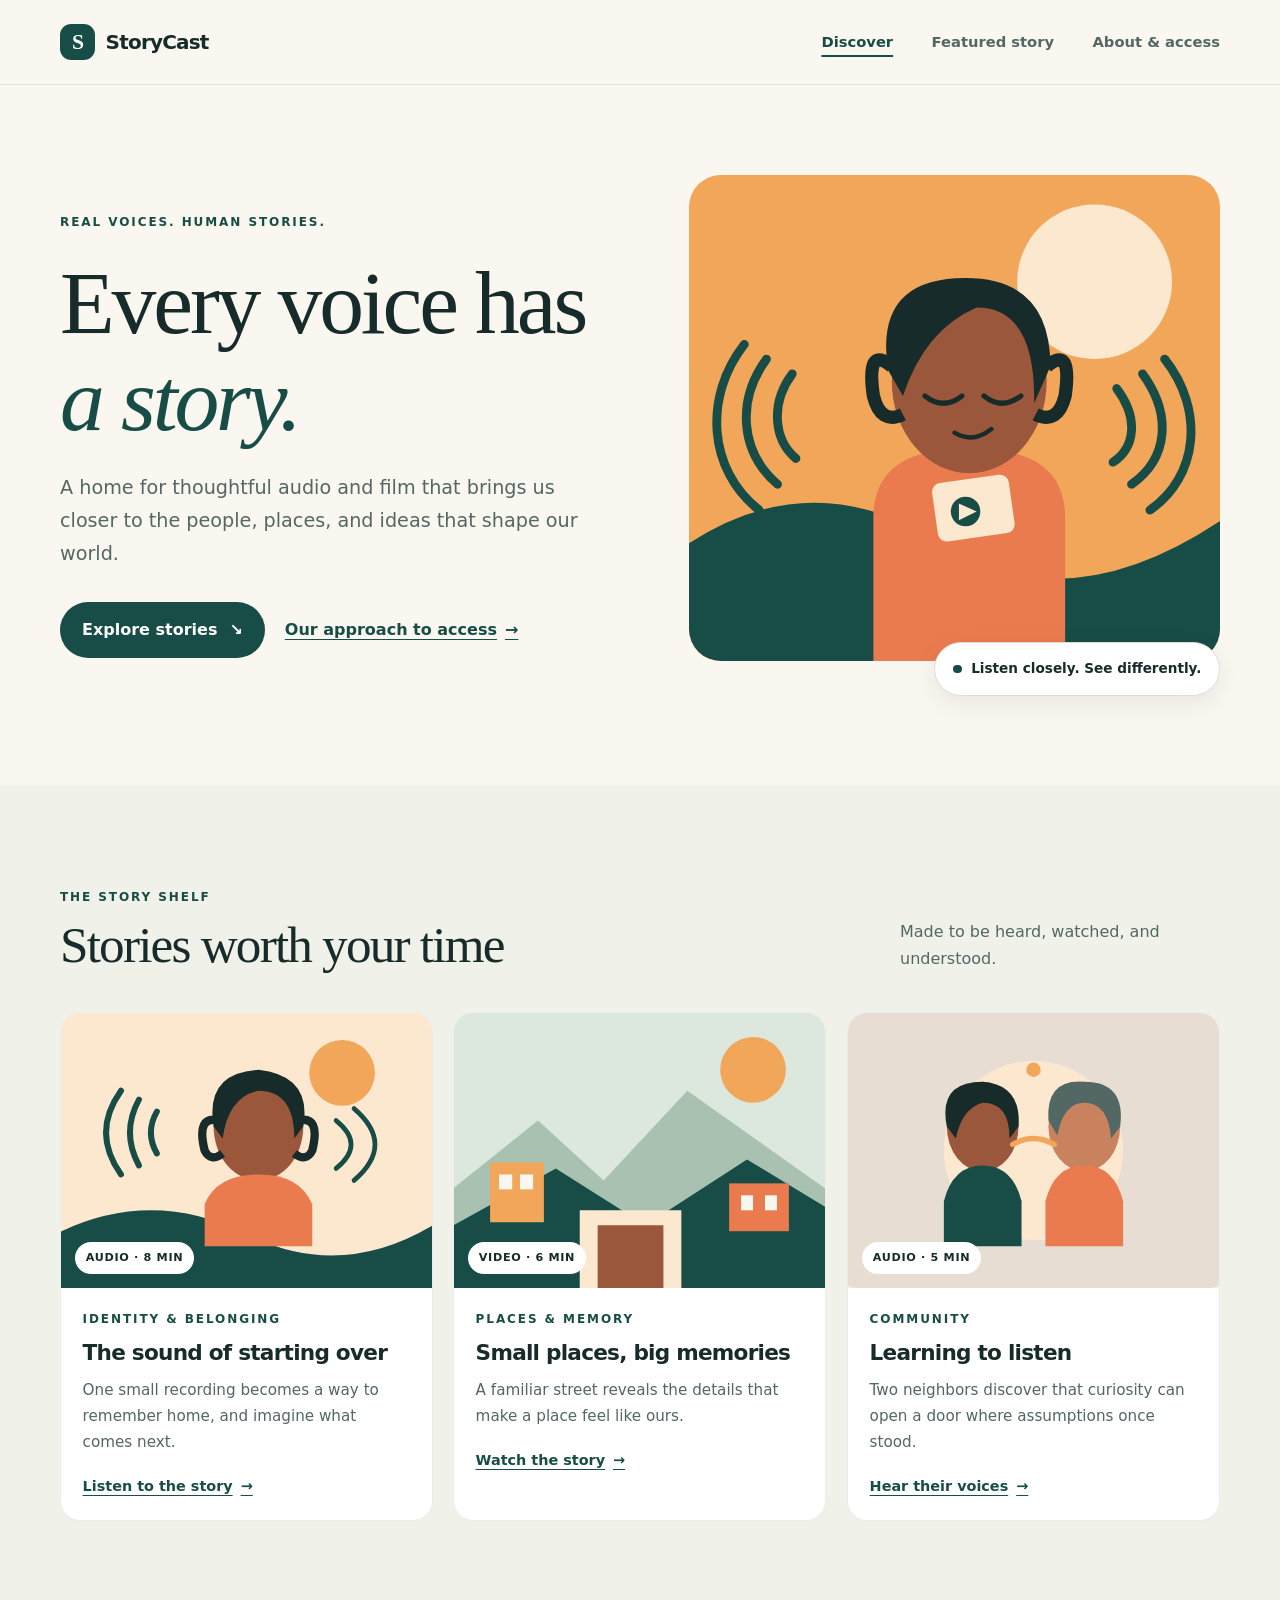
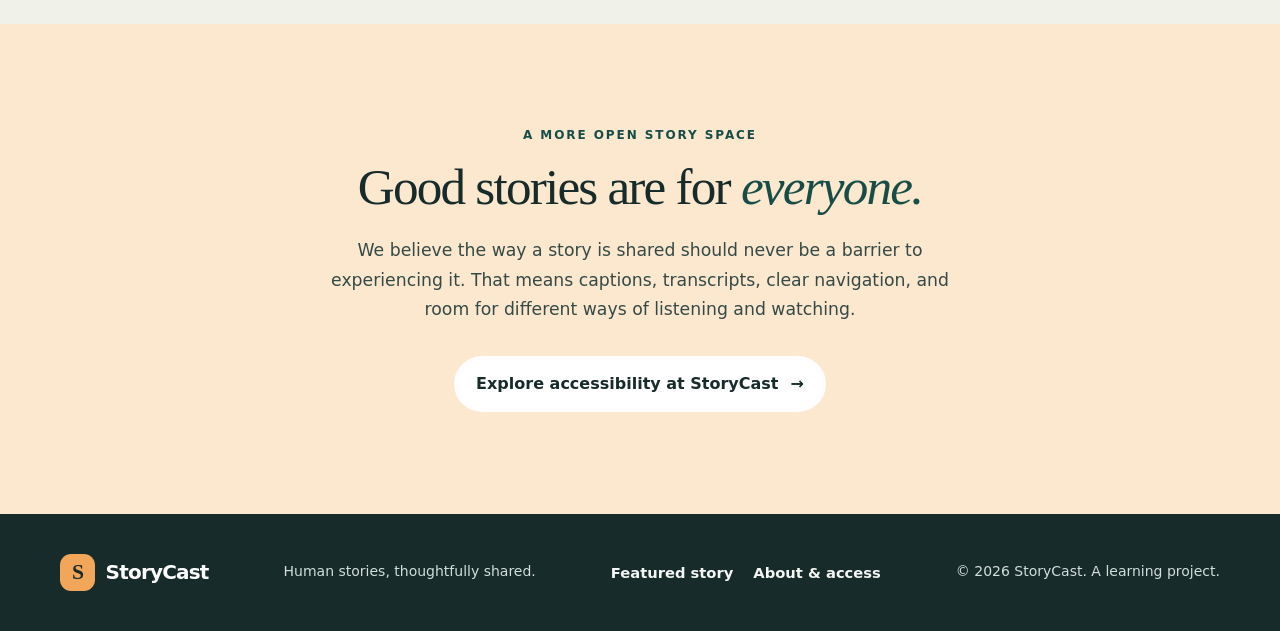
<file: index.html>
<!doctype html>
<html lang="en">
<head>
  <meta charset="utf-8">
  <meta name="viewport" content="width=device-width, initial-scale=1">
  <meta name="description" content="StoryCast shares human stories through thoughtful audio and video, made for more people to enjoy.">
  <title>StoryCast — Stories that bring us closer</title>
  <link rel="stylesheet" href="css/main.css">
  <script src="js/main.js" defer></script>
</head>
<body>
  <a class="skip-link" href="#main">Skip to main content</a>
  <header class="site-header">
    <div class="site-header__inner container">
      <a class="brand" href="index.html" aria-label="StoryCast home"><span class="brand__mark" aria-hidden="true">S</span><span>StoryCast</span></a>
      <button class="nav-toggle" type="button" aria-expanded="false" aria-controls="primary-nav"><span class="sr-only">Toggle navigation</span><span aria-hidden="true">☰</span></button>
      <nav class="site-nav" id="primary-nav" aria-label="Main navigation">
        <a href="index.html" aria-current="page">Discover</a>
        <a href="story/story.html">Featured story</a>
        <a href="about.html">About & access</a>
      </nav>
    </div>
  </header>

  <main id="main">
    <section class="hero container" aria-labelledby="hero-title">
      <div class="hero__copy">
        <p class="eyebrow">REAL VOICES. HUMAN STORIES.</p>
        <h1 id="hero-title">Every voice has <em>a story.</em></h1>
        <p class="hero__intro">A home for thoughtful audio and film that brings us closer to the people, places, and ideas that shape our world.</p>
        <div class="hero__actions"><a class="button button--primary" href="#featured">Explore stories <span aria-hidden="true">↘</span></a><a class="text-link" href="about.html">Our approach to access <span aria-hidden="true">→</span></a></div>
      </div>
      <figure class="hero-art">
        <img src="assets/images/hero-art.svg" alt="Illustration of a person listening to a story, surrounded by sound waves and warm abstract shapes">
        <figcaption class="hero-art__caption"><span class="status-dot" aria-hidden="true"></span> Listen closely. See differently.</figcaption>
      </figure>
    </section>

    <section class="featured section-space" id="featured" aria-labelledby="featured-title">
      <div class="container">
        <div class="section-heading"><div><p class="eyebrow">THE STORY SHELF</p><h2 id="featured-title">Stories worth your time</h2></div><p>Made to be heard, watched, and understood.</p></div>
        <div class="story-grid">
          <article class="story-card story-card--featured">
            <a class="story-card__image" href="story/story.html" aria-label="Read The sound of starting over">
              <img src="assets/images/story-audio.svg" alt="Illustration of a person wearing headphones in a sunlit room">
              <span class="media-tag">AUDIO · 8 MIN</span>
            </a>
            <div class="story-card__body"><p class="eyebrow">IDENTITY & BELONGING</p><h3><a href="story/story.html">The sound of starting over</a></h3><p>One small recording becomes a way to remember home, and imagine what comes next.</p><a class="text-link" href="story/story.html">Listen to the story <span aria-hidden="true">→</span></a></div>
          </article>
          <article class="story-card">
            <a class="story-card__image" href="story/story.html" aria-label="Explore Small places, big memories"><img src="assets/images/story-video.svg" alt="Illustration of a neighborhood street at golden hour"><span class="media-tag">VIDEO · 6 MIN</span></a>
            <div class="story-card__body"><p class="eyebrow">PLACES & MEMORY</p><h3><a href="story/story.html">Small places, big memories</a></h3><p>A familiar street reveals the details that make a place feel like ours.</p><a class="text-link" href="story/story.html">Watch the story <span aria-hidden="true">→</span></a></div>
          </article>
          <article class="story-card">
            <a class="story-card__image" href="story/story.html" aria-label="Explore Learning to listen"><img src="assets/images/story-listen.svg" alt="Illustration of two people sharing a conversation"><span class="media-tag">AUDIO · 5 MIN</span></a>
            <div class="story-card__body"><p class="eyebrow">COMMUNITY</p><h3><a href="story/story.html">Learning to listen</a></h3><p>Two neighbors discover that curiosity can open a door where assumptions once stood.</p><a class="text-link" href="story/story.html">Hear their voices <span aria-hidden="true">→</span></a></div>
          </article>
        </div>
      </div>
    </section>

    <section class="manifesto section-space" aria-labelledby="manifesto-title"><div class="container manifesto__inner"><p class="eyebrow">A MORE OPEN STORY SPACE</p><h2 id="manifesto-title">Good stories are for <em>everyone.</em></h2><p>We believe the way a story is shared should never be a barrier to experiencing it. That means captions, transcripts, clear navigation, and room for different ways of listening and watching.</p><a class="button button--light" href="about.html">Explore accessibility at StoryCast <span aria-hidden="true">→</span></a></div></section>
  </main>

  <footer class="site-footer"><div class="container site-footer__inner"><a class="brand brand--footer" href="index.html"><span class="brand__mark" aria-hidden="true">S</span><span>StoryCast</span></a><p>Human stories, thoughtfully shared.</p><nav aria-label="Footer navigation"><a href="story/story.html">Featured story</a><a href="about.html">About & access</a></nav><small>© <span data-year>2026</span> StoryCast. A learning project.</small></div></footer>
</body>
</html>
</file>
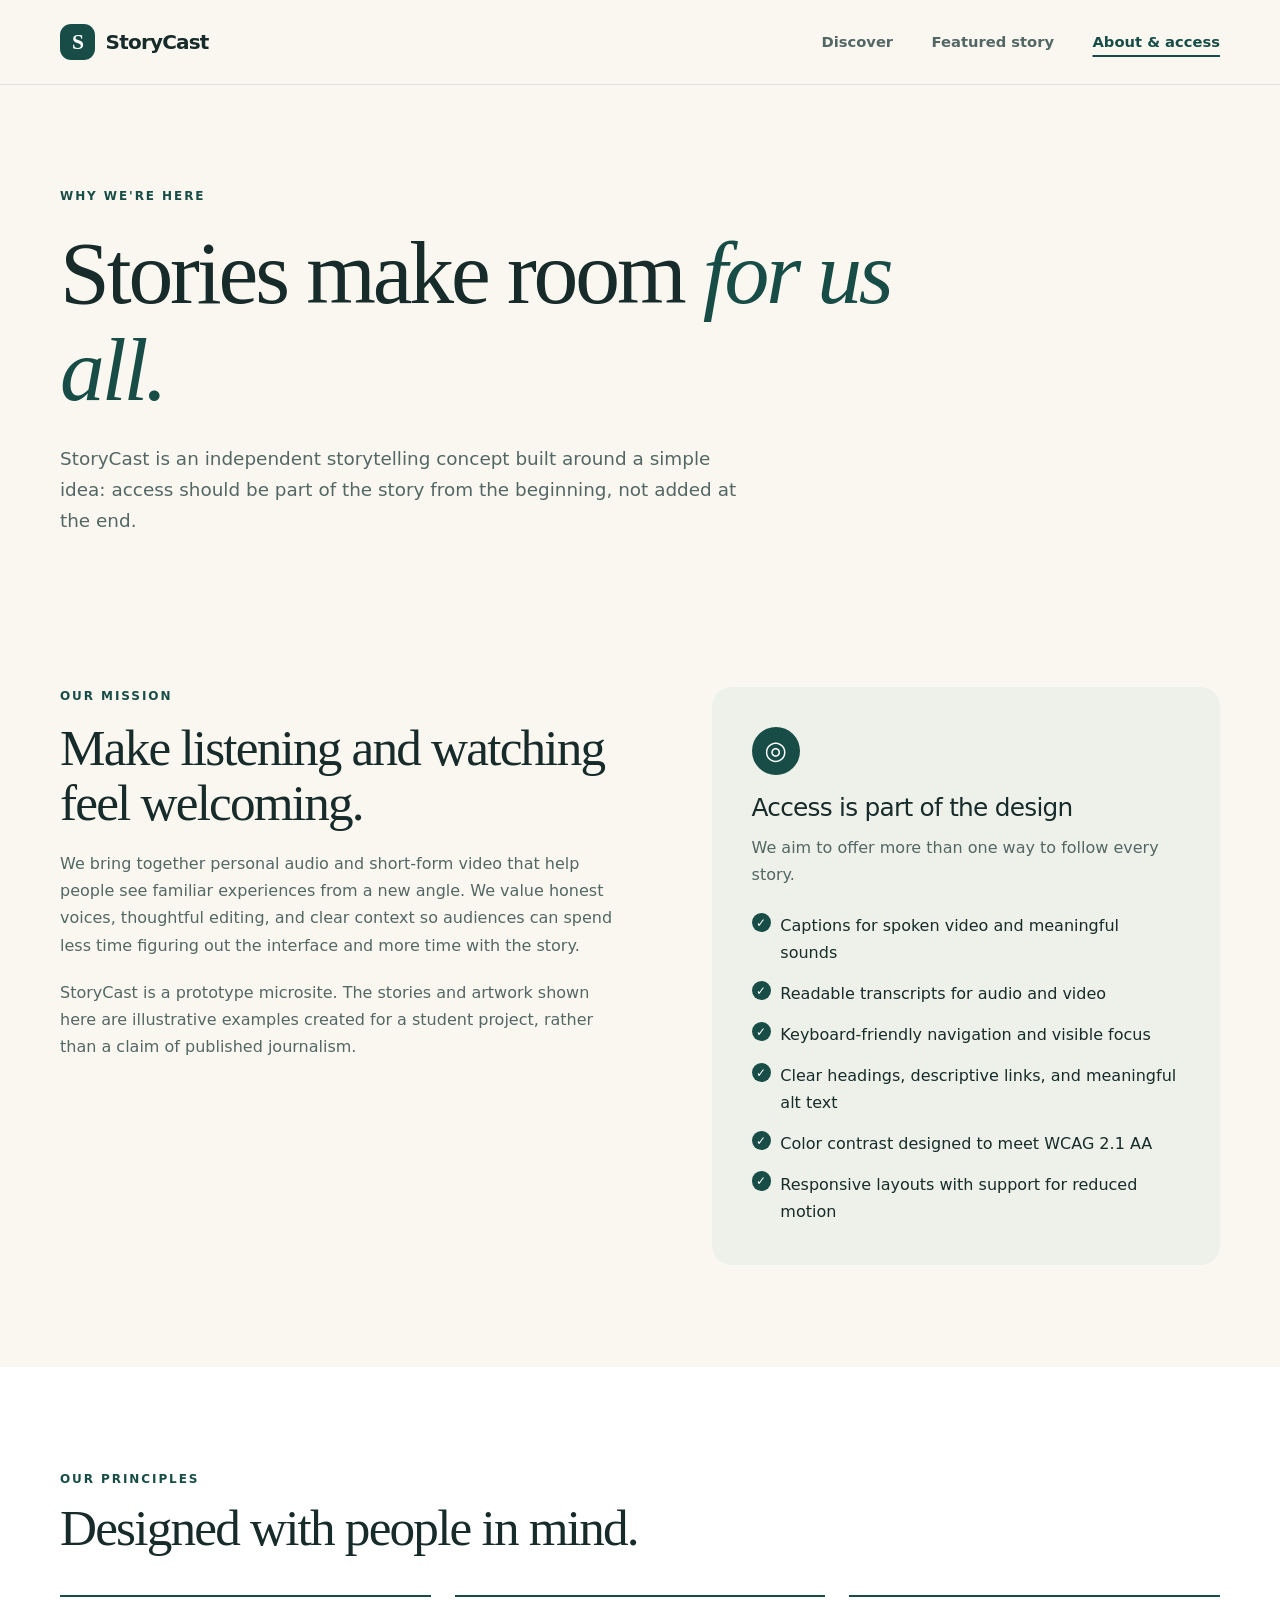
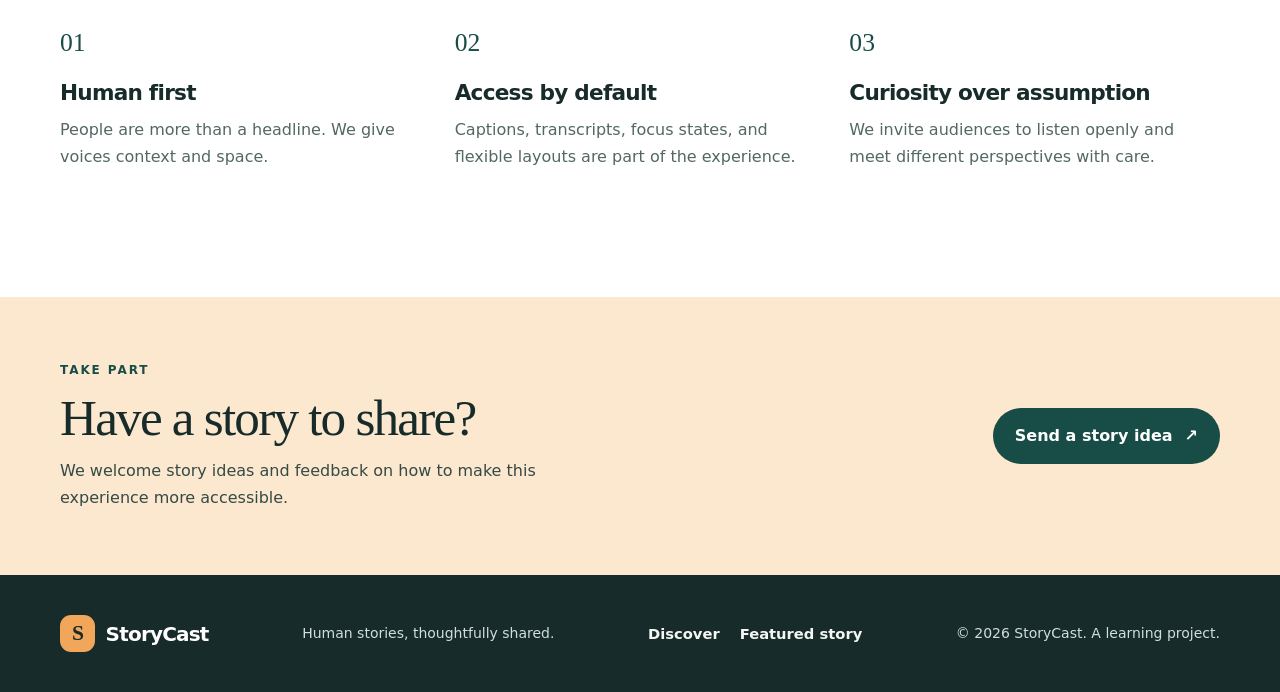
<file: about.html>
<!doctype html>
<html lang="en">
<head>
  <meta charset="utf-8">
  <meta name="viewport" content="width=device-width, initial-scale=1">
  <meta name="description" content="Learn about StoryCast's mission and the accessibility features that make stories easier to experience.">
  <title>About & Access — StoryCast</title>
  <link rel="stylesheet" href="css/main.css">
  <script src="js/main.js" defer></script>
</head>
<body>
  <a class="skip-link" href="#main">Skip to main content</a>
  <header class="site-header"><div class="site-header__inner container">
    <a class="brand" href="index.html" aria-label="StoryCast home"><span class="brand__mark" aria-hidden="true">S</span><span>StoryCast</span></a>
    <button class="nav-toggle" type="button" aria-expanded="false" aria-controls="primary-nav"><span class="sr-only">Toggle navigation</span><span aria-hidden="true">☰</span></button>
    <nav class="site-nav" id="primary-nav" aria-label="Main navigation"><a href="index.html">Discover</a><a href="story/story.html">Featured story</a><a href="about.html" aria-current="page">About & access</a></nav>
  </div></header>
  <main id="main">
    <section class="page-hero container"><p class="eyebrow">WHY WE'RE HERE</p><h1>Stories make room <em>for us all.</em></h1><p class="page-hero__intro">StoryCast is an independent storytelling concept built around a simple idea: access should be part of the story from the beginning, not added at the end.</p></section>
    <section class="about-layout container section-space" aria-labelledby="mission-title">
      <div class="about-layout__main"><p class="eyebrow">OUR MISSION</p><h2 id="mission-title">Make listening and watching feel welcoming.</h2><p>We bring together personal audio and short-form video that help people see familiar experiences from a new angle. We value honest voices, thoughtful editing, and clear context so audiences can spend less time figuring out the interface and more time with the story.</p><p>StoryCast is a prototype microsite. The stories and artwork shown here are illustrative examples created for a student project, rather than a claim of published journalism.</p></div>
      <aside class="access-panel" aria-labelledby="access-title"><span class="access-panel__icon" aria-hidden="true">◎</span><h2 id="access-title">Access is part of the design</h2><p>We aim to offer more than one way to follow every story.</p><ul class="check-list"><li>Captions for spoken video and meaningful sounds</li><li>Readable transcripts for audio and video</li><li>Keyboard-friendly navigation and visible focus</li><li>Clear headings, descriptive links, and meaningful alt text</li><li>Color contrast designed to meet WCAG 2.1 AA</li><li>Responsive layouts with support for reduced motion</li></ul></aside>
    </section>
    <section class="principles section-space" aria-labelledby="principles-title"><div class="container"><p class="eyebrow">OUR PRINCIPLES</p><h2 id="principles-title">Designed with people in mind.</h2><div class="principle-grid">
      <article class="principle"><span aria-hidden="true">01</span><h3>Human first</h3><p>People are more than a headline. We give voices context and space.</p></article>
      <article class="principle"><span aria-hidden="true">02</span><h3>Access by default</h3><p>Captions, transcripts, focus states, and flexible layouts are part of the experience.</p></article>
      <article class="principle"><span aria-hidden="true">03</span><h3>Curiosity over assumption</h3><p>We invite audiences to listen openly and meet different perspectives with care.</p></article>
    </div></div></section>
    <section class="contact-band"><div class="container contact-band__inner"><div><p class="eyebrow">TAKE PART</p><h2>Have a story to share?</h2><p>We welcome story ideas and feedback on how to make this experience more accessible.</p></div><a class="button button--primary" href="mailto:hello@storycast.example?subject=StoryCast%20story%20idea">Send a story idea <span aria-hidden="true">↗</span></a></div></section>
  </main>
  <footer class="site-footer"><div class="container site-footer__inner"><a class="brand brand--footer" href="index.html"><span class="brand__mark" aria-hidden="true">S</span><span>StoryCast</span></a><p>Human stories, thoughtfully shared.</p><nav aria-label="Footer navigation"><a href="index.html">Discover</a><a href="story/story.html">Featured story</a></nav><small>© <span data-year>2026</span> StoryCast. A learning project.</small></div></footer>
</body>
</html>
</file>
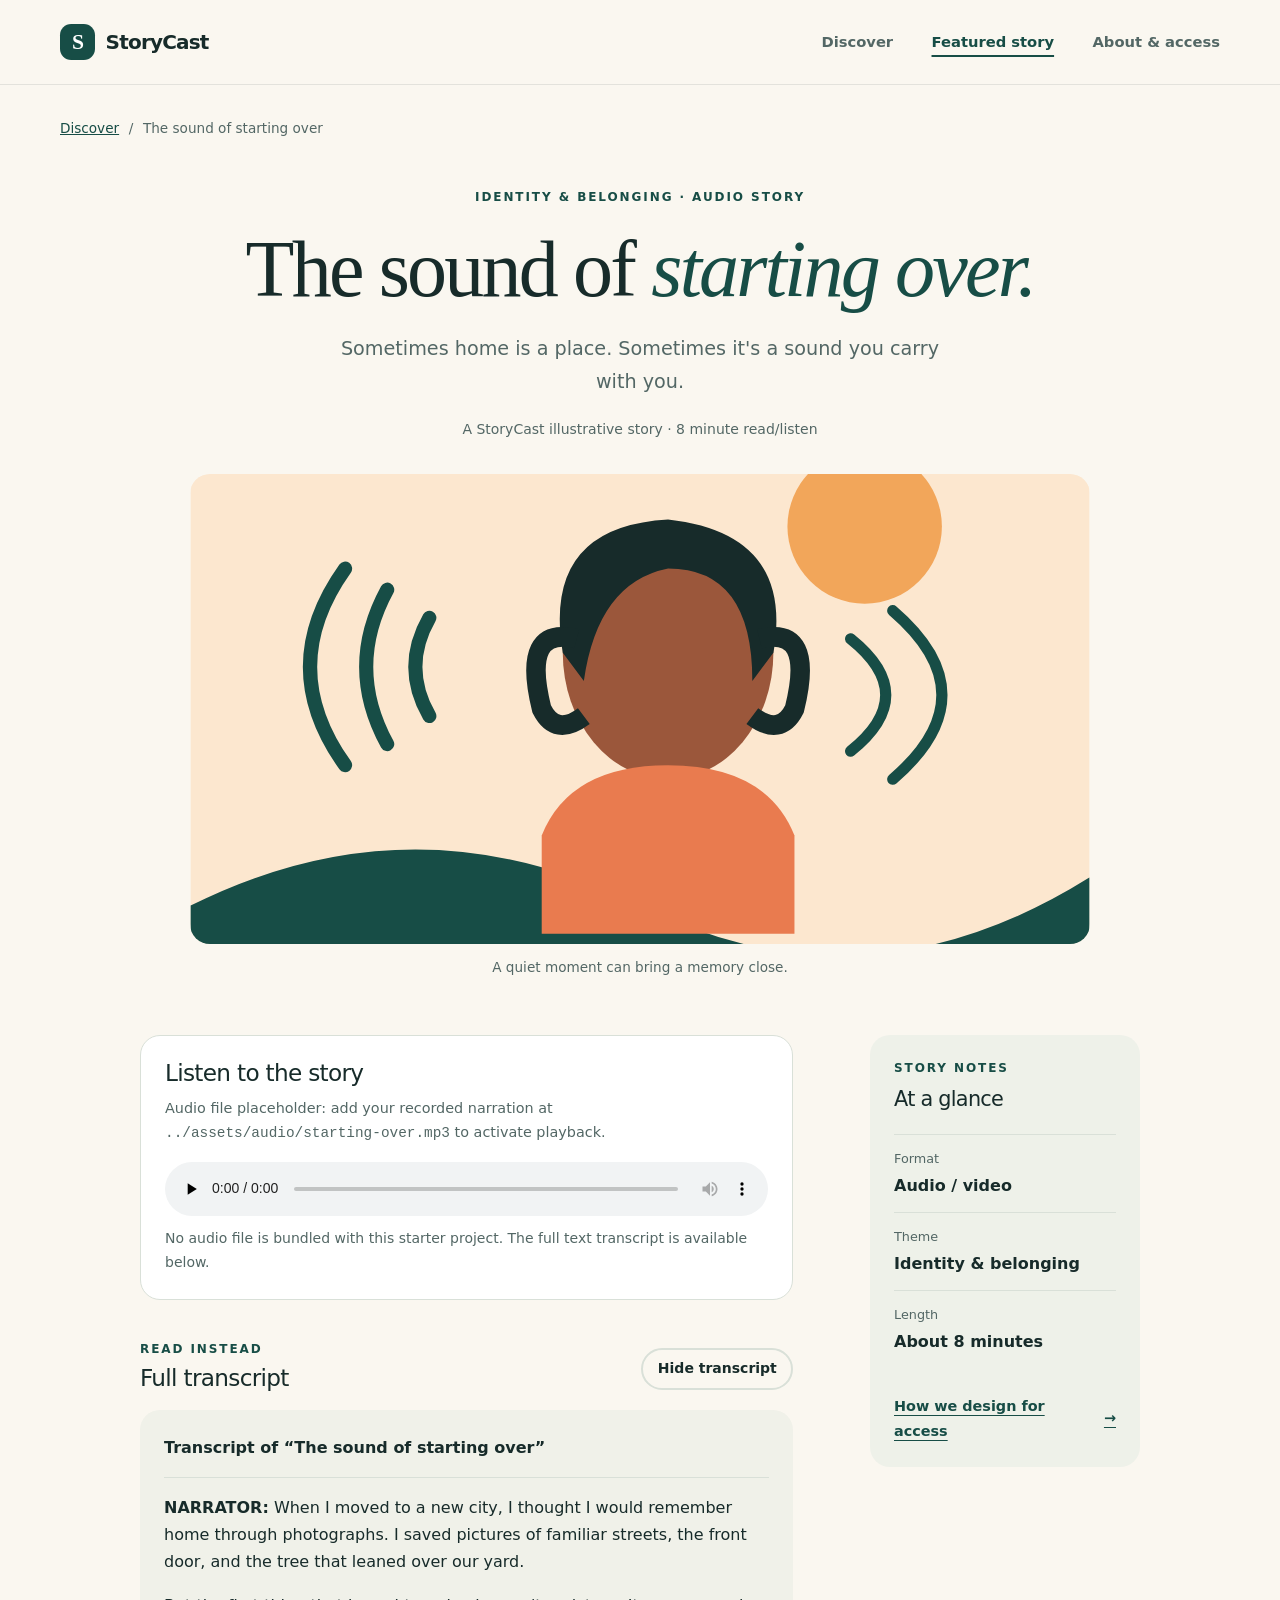
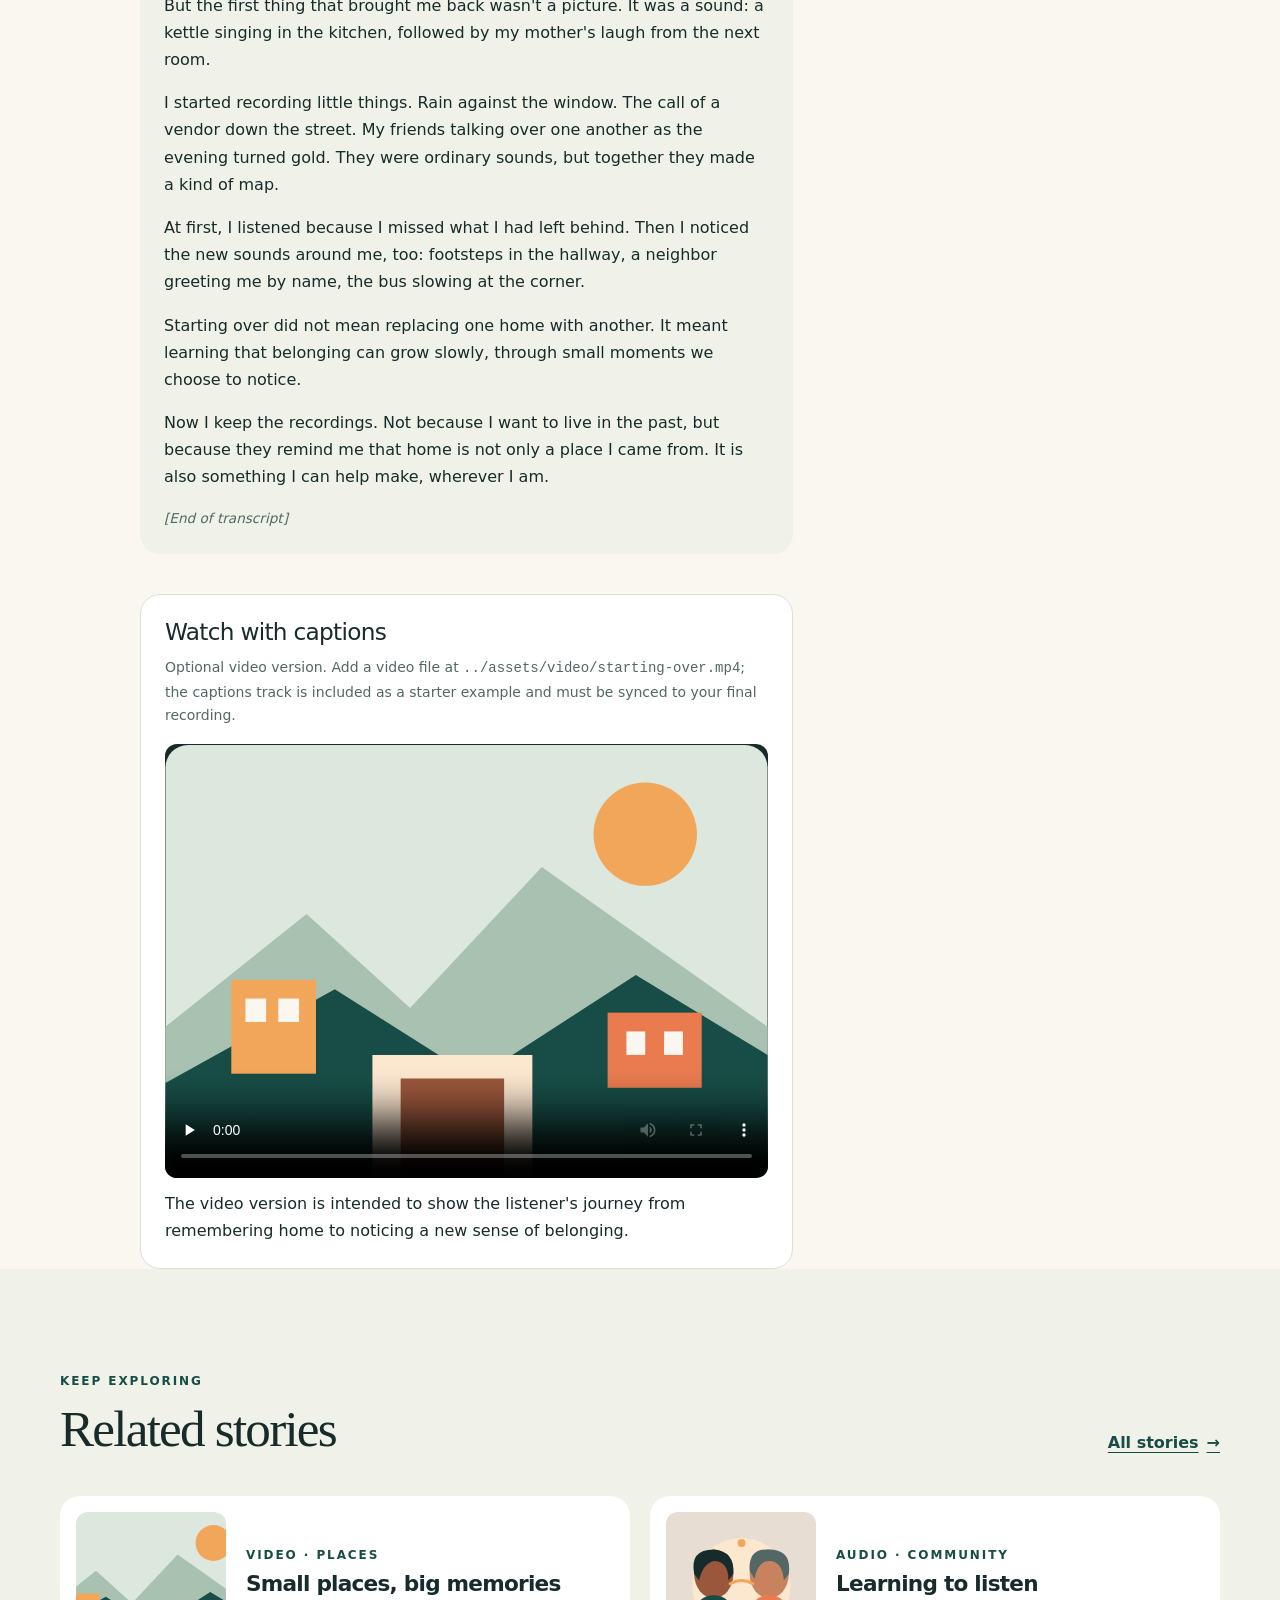
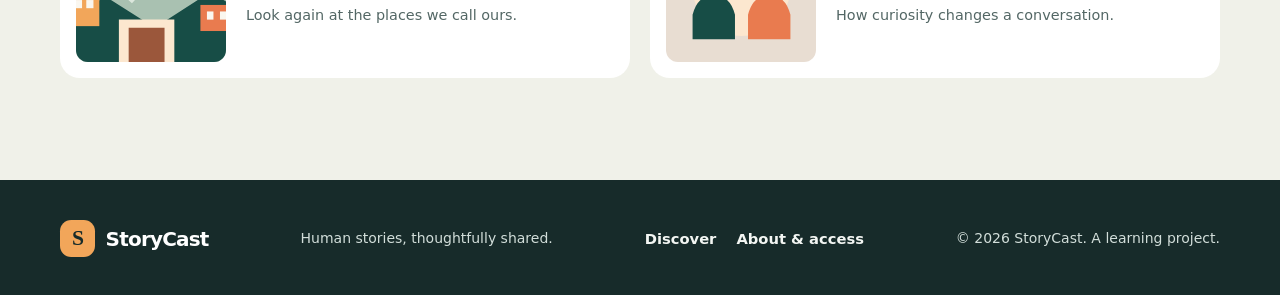
<file: story/story.html>
<!doctype html>
<html lang="en">
<head>
  <meta charset="utf-8">
  <meta name="viewport" content="width=device-width, initial-scale=1">
  <meta name="description" content="Read the transcript and explore The sound of starting over, an illustrative StoryCast audio story.">
  <title>The sound of starting over — StoryCast</title>
  <link rel="stylesheet" href="../css/main.css">
  <script src="../js/main.js" defer></script>
</head>
<body>
  <a class="skip-link" href="#main">Skip to main content</a>
  <header class="site-header"><div class="site-header__inner container">
    <a class="brand" href="../index.html" aria-label="StoryCast home"><span class="brand__mark" aria-hidden="true">S</span><span>StoryCast</span></a>
    <button class="nav-toggle" type="button" aria-expanded="false" aria-controls="primary-nav"><span class="sr-only">Toggle navigation</span><span aria-hidden="true">☰</span></button>
    <nav class="site-nav" id="primary-nav" aria-label="Main navigation"><a href="../index.html">Discover</a><a href="story.html" aria-current="page">Featured story</a><a href="../about.html">About & access</a></nav>
  </div></header>
  <main id="main">
    <article class="story-detail container">
      <nav class="breadcrumbs" aria-label="Breadcrumb"><a href="../index.html">Discover</a><span aria-hidden="true">/</span><span aria-current="page">The sound of starting over</span></nav>
      <header class="story-detail__header"><p class="eyebrow">IDENTITY & BELONGING · AUDIO STORY</p><h1>The sound of <em>starting over.</em></h1><p class="story-detail__dek">Sometimes home is a place. Sometimes it's a sound you carry with you.</p><p class="byline">A StoryCast illustrative story <span aria-hidden="true">·</span> 8 minute read/listen</p></header>
      <figure class="story-detail__art"><img src="../assets/images/story-audio.svg" alt="Illustration of a listener surrounded by warm sound waves"><figcaption>A quiet moment can bring a memory close.</figcaption></figure>
      <div class="story-layout">
        <div class="story-layout__main">
          <section class="media-player" aria-labelledby="listen-title"><h2 id="listen-title">Listen to the story</h2><p class="media-note">Audio file placeholder: add your recorded narration at <code>../assets/audio/starting-over.mp3</code> to activate playback.</p>
            <audio controls preload="none" aria-describedby="audio-help">
              <source src="../assets/audio/starting-over.mp3" type="audio/mpeg">
              Your browser does not support the audio player. Read the transcript below instead.
            </audio><p id="audio-help" class="field-help">No audio file is bundled with this starter project. The full text transcript is available below.</p>
          </section>
          <section class="transcript" aria-labelledby="transcript-title"><div class="transcript__heading"><div><p class="eyebrow">READ INSTEAD</p><h2 id="transcript-title">Full transcript</h2></div><button class="button button--outline button--small" type="button" data-toggle-transcript aria-expanded="true" aria-controls="transcript-content">Hide transcript</button></div>
            <div id="transcript-content"><p class="transcript__label">Transcript of “The sound of starting over”</p>
              <p><strong>NARRATOR:</strong> When I moved to a new city, I thought I would remember home through photographs. I saved pictures of familiar streets, the front door, and the tree that leaned over our yard.</p>
              <p>But the first thing that brought me back wasn't a picture. It was a sound: a kettle singing in the kitchen, followed by my mother's laugh from the next room.</p>
              <p>I started recording little things. Rain against the window. The call of a vendor down the street. My friends talking over one another as the evening turned gold. They were ordinary sounds, but together they made a kind of map.</p>
              <p>At first, I listened because I missed what I had left behind. Then I noticed the new sounds around me, too: footsteps in the hallway, a neighbor greeting me by name, the bus slowing at the corner.</p>
              <p>Starting over did not mean replacing one home with another. It meant learning that belonging can grow slowly, through small moments we choose to notice.</p>
              <p>Now I keep the recordings. Not because I want to live in the past, but because they remind me that home is not only a place I came from. It is also something I can help make, wherever I am.</p>
              <p class="transcript__end">[End of transcript]</p>
            </div>
          </section>
          <section class="video-section" aria-labelledby="video-title"><h2 id="video-title">Watch with captions</h2><p class="field-help">Optional video version. Add a video file at <code>../assets/video/starting-over.mp4</code>; the captions track is included as a starter example and must be synced to your final recording.</p>
            <video controls preload="none" poster="../assets/images/story-video.svg" aria-describedby="video-description">
              <source src="../assets/video/starting-over.mp4" type="video/mp4">
              <track kind="captions" src="../assets/transcripts/starting-over.vtt" srclang="en" label="English captions" default>
              Your browser does not support HTML video. Use the transcript above.
            </video><p id="video-description">The video version is intended to show the listener's journey from remembering home to noticing a new sense of belonging.</p>
          </section>
        </div>
        <aside class="story-sidebar" aria-label="Story information"><div class="sidebar-card"><p class="eyebrow">STORY NOTES</p><h2>At a glance</h2><dl><div><dt>Format</dt><dd>Audio / video</dd></div><div><dt>Theme</dt><dd>Identity & belonging</dd></div><div><dt>Length</dt><dd>About 8 minutes</dd></div></dl><a class="text-link" href="../about.html">How we design for access <span aria-hidden="true">→</span></a></div></aside>
      </div>
    </article>
    <section class="related section-space" aria-labelledby="related-title"><div class="container"><div class="section-heading"><div><p class="eyebrow">KEEP EXPLORING</p><h2 id="related-title">Related stories</h2></div><a class="text-link" href="../index.html">All stories <span aria-hidden="true">→</span></a></div><div class="related-grid"><article class="related-card"><img src="../assets/images/story-video.svg" alt=""><div><p class="eyebrow">VIDEO · PLACES</p><h3>Small places, big memories</h3><p>Look again at the places we call ours.</p></div></article><article class="related-card"><img src="../assets/images/story-listen.svg" alt=""><div><p class="eyebrow">AUDIO · COMMUNITY</p><h3>Learning to listen</h3><p>How curiosity changes a conversation.</p></div></article></div></div></section>
  </main>
  <footer class="site-footer"><div class="container site-footer__inner"><a class="brand brand--footer" href="../index.html"><span class="brand__mark" aria-hidden="true">S</span><span>StoryCast</span></a><p>Human stories, thoughtfully shared.</p><nav aria-label="Footer navigation"><a href="../index.html">Discover</a><a href="../about.html">About & access</a></nav><small>© <span data-year>2026</span> StoryCast. A learning project.</small></div></footer>
</body>
</html>
</file>
<file: css/main.css>
@charset "UTF-8";
@layer reset, base, layout, components, utilities;
@layer reset {
  *, *::before, *::after {
    box-sizing: border-box;
  }
  html {
    scroll-behavior: smooth;
  }
  body, h1, h2, h3, p, figure, dl, dd {
    margin: 0;
  }
  img, video {
    display: block;
    max-width: 100%;
  }
  button, input, textarea, select {
    font: inherit;
  }
}
@layer base {
  body {
    background: #FAF7F0;
    color: #172B2A;
    font-family: "Aptos", "Segoe UI", system-ui, -apple-system, BlinkMacSystemFont, sans-serif;
    font-size: 1rem;
    line-height: 1.7;
  }
  h1, h2, h3 {
    line-height: 1.08;
    letter-spacing: -0.035em;
  }
  h1, h2 {
    font-family: Georgia, "Times New Roman", serif;
    font-weight: 500;
  }
  h1 {
    font-size: clamp(2.8rem, 7vw, 5.8rem);
  }
  h2 {
    font-size: clamp(2rem, 4vw, 3.3rem);
  }
  h3 {
    font-size: 1.35rem;
  }
  p + p {
    margin-top: 1rem;
  }
  a {
    color: inherit;
  }
  a:hover {
    text-decoration-thickness: 2px;
  }
  :focus-visible {
    outline: 3px solid #B44B16;
    outline-offset: 4px;
    border-radius: 3px;
  }
  ::selection {
    color: #172B2A;
    background: #FCE7CF;
  }
}
@layer utilities {
  .container {
    width: min(100% - 2.5rem, 1160px);
    margin-inline: auto;
  }
  .section-space {
    padding-block: clamp(4rem, 8vw, 7rem);
  }
  .eyebrow {
    color: #174D46;
    font-size: 0.75rem;
    font-weight: 800;
    letter-spacing: 0.16em;
    line-height: 1.5;
  }
  .sr-only {
    position: absolute;
    width: 1px;
    height: 1px;
    padding: 0;
    margin: -1px;
    overflow: hidden;
    clip: rect(0, 0, 0, 0);
    white-space: nowrap;
    border: 0;
  }
  .skip-link {
    position: absolute;
    z-index: 100;
    top: 0.75rem;
    left: 0.75rem;
    transform: translateY(-200%);
    padding: 0.75rem 1rem;
    background: #FFFFFF;
    color: #172B2A;
    border: 2px solid #174D46;
    border-radius: 0.5rem;
  }
  .skip-link:focus {
    transform: translateY(0);
  }
  .text-link {
    display: inline-flex;
    align-items: center;
    gap: 0.5rem;
    width: fit-content;
    color: #174D46;
    font-weight: 750;
    text-decoration-thickness: 1px;
    text-underline-offset: 0.25em;
  }
  .button {
    display: inline-flex;
    justify-content: center;
    align-items: center;
    gap: 0.75rem;
    min-height: 3rem;
    padding: 0.75rem 1.25rem;
    border: 2px solid transparent;
    border-radius: 999px;
    font-weight: 750;
    text-decoration: none;
    cursor: pointer;
    transition: background-color 0.2s ease, color 0.2s ease;
  }
  .button--primary {
    background: #174D46;
    color: #FFFFFF;
  }
  .button--primary:hover {
    background: #103B35;
  }
  .button--light {
    background: #FFFFFF;
    color: #172B2A;
  }
  .button--outline {
    border-color: #D9E0D8;
    background: transparent;
    color: #172B2A;
  }
  .button--small {
    min-height: 2.5rem;
    padding: 0.45rem 0.9rem;
    font-size: 0.875rem;
  }
  .field-help {
    color: #536765;
    font-size: 0.875rem;
  }
  .status-dot {
    display: inline-block;
    width: 0.55rem;
    height: 0.55rem;
    border-radius: 50%;
    background: #174D46;
  }
}
@media (prefers-reduced-motion: reduce) {
  *, *::before, *::after {
    scroll-behavior: auto !important;
    animation-duration: 0.01ms !important;
    animation-iteration-count: 1 !important;
    transition-duration: 0.01ms !important;
  }
}
@layer components {
  .site-header {
    position: relative;
    z-index: 5;
    border-bottom: 1px solid rgba(23, 43, 42, 0.1);
    background: #FAF7F0;
  }
  .site-header__inner {
    display: flex;
    align-items: center;
    justify-content: space-between;
    min-height: 5.25rem;
    gap: 1rem;
  }
  .brand {
    display: inline-flex;
    align-items: center;
    gap: 0.65rem;
    font-size: 1.25rem;
    font-weight: 850;
    letter-spacing: -0.04em;
    text-decoration: none;
  }
  .brand__mark {
    display: grid;
    place-items: center;
    width: 2.2rem;
    aspect-ratio: 1;
    border-radius: 0.7rem;
    background: #174D46;
    color: #FFFFFF;
    font-family: Georgia, "Times New Roman", serif;
    font-size: 1.35rem;
  }
  .site-nav {
    display: flex;
    align-items: center;
    gap: clamp(1rem, 3vw, 2.5rem);
  }
  .site-nav a, .site-footer nav a {
    font-size: 0.92rem;
    font-weight: 700;
    text-decoration: none;
    color: #536765;
  }
  .site-nav a[aria-current=page] {
    color: #174D46;
    text-decoration: underline;
    text-decoration-thickness: 2px;
    text-underline-offset: 0.5rem;
  }
  .nav-toggle {
    display: none;
    border: 1px solid #D9E0D8;
    border-radius: 0.65rem;
    background: transparent;
    padding: 0.5rem 0.75rem;
    color: #172B2A;
  }
  .site-footer {
    padding-block: 2.5rem;
    background: #172B2A;
    color: #FFFFFF;
  }
  .site-footer__inner {
    display: flex;
    flex-wrap: wrap;
    align-items: center;
    justify-content: space-between;
    gap: 1.5rem;
  }
  .brand--footer {
    color: #FFFFFF;
  }
  .brand--footer .brand__mark {
    background: #F2A65A;
    color: #172B2A;
  }
  .site-footer p, .site-footer small {
    color: #D2DEDA;
    font-size: 0.875rem;
  }
  .site-footer nav {
    display: flex;
    flex-wrap: wrap;
    gap: 1.25rem;
  }
  .site-footer nav a {
    color: #F3F6F3;
  }
}
@media (max-width: 680px) {
  .nav-toggle {
    display: inline-flex;
  }
  .site-nav {
    display: none;
    position: absolute;
    top: calc(100% - 1px);
    inset-inline: 0;
    padding: 1rem 1.25rem 1.5rem;
    flex-direction: column;
    align-items: stretch;
    gap: 0;
    background: #FAF7F0;
    border-bottom: 1px solid #D9E0D8;
  }
  .site-nav.is-open {
    display: flex;
  }
  .site-nav a {
    padding: 0.8rem 0.25rem;
  }
  .site-nav a[aria-current=page] {
    text-underline-offset: 0.2rem;
  }
  .site-footer__inner {
    align-items: flex-start;
    flex-direction: column;
  }
}
@layer layout {
  .hero {
    display: grid;
    grid-template-columns: minmax(0, 1.02fr) minmax(300px, 0.98fr);
    align-items: center;
    gap: clamp(2rem, 6vw, 5rem);
    padding-block: clamp(3rem, 7vw, 6rem);
  }
  .hero__copy .eyebrow {
    margin-bottom: 1.5rem;
  }
  .hero h1 em, .page-hero h1 em, .manifesto h2 em, .story-detail h1 em {
    color: #174D46;
    font-weight: 400;
  }
  .hero__intro {
    max-width: 35rem;
    margin-top: 1.5rem;
    color: #536765;
    font-size: clamp(1.05rem, 2vw, 1.2rem);
  }
  .hero__actions {
    display: flex;
    flex-wrap: wrap;
    align-items: center;
    gap: 1.25rem;
    margin-top: 2rem;
  }
  .hero-art {
    position: relative;
  }
  .hero-art > img {
    width: 100%;
    border-radius: 2rem;
  }
  .hero-art__caption {
    display: flex;
    align-items: center;
    gap: 0.6rem;
    width: fit-content;
    margin: -1.2rem 0 0 auto;
    position: relative;
    padding: 0.9rem 1.1rem;
    background: #FFFFFF;
    border: 1px solid #D9E0D8;
    border-radius: 999px;
    box-shadow: 0 8px 24px rgba(23, 43, 42, 0.08);
    font-size: 0.85rem;
    font-weight: 700;
  }
  .section-heading {
    display: flex;
    align-items: end;
    justify-content: space-between;
    gap: 2rem;
    margin-bottom: 2.5rem;
  }
  .section-heading h2 {
    margin-top: 0.7rem;
  }
  .section-heading > p {
    max-width: 20rem;
    color: #536765;
  }
  .featured {
    background: #F0F1E9;
  }
  .story-grid {
    display: grid;
    grid-template-columns: repeat(3, minmax(0, 1fr));
    gap: 1.25rem;
    align-items: stretch;
  }
  .story-card {
    container-type: inline-size;
    min-width: 0;
    overflow: hidden;
    background: #FFFFFF;
    border: 1px solid rgba(23, 43, 42, 0.08);
    border-radius: 1.25rem;
  }
  .story-card__image {
    display: block;
    position: relative;
    overflow: hidden;
    background: #EEF1E9;
  }
  .story-card__image img {
    width: 100%;
    aspect-ratio: 1.35;
    object-fit: cover;
    transition: transform 0.3s ease;
  }
  .story-card__image:hover img {
    transform: scale(1.025);
  }
  .media-tag {
    position: absolute;
    left: 0.9rem;
    bottom: 0.9rem;
    padding: 0.4rem 0.65rem;
    border-radius: 999px;
    background: #FFFFFF;
    color: #172B2A;
    font-size: 0.7rem;
    font-weight: 850;
    letter-spacing: 0.06em;
  }
  .story-card__body {
    display: flex;
    flex-direction: column;
    align-items: flex-start;
    gap: 0.85rem;
    padding: 1.35rem;
  }
  .story-card__body .eyebrow {
    font-size: 0.67rem;
  }
  .story-card__body h3 a {
    text-decoration: none;
  }
  .story-card__body h3 a:hover {
    text-decoration: underline;
    text-underline-offset: 0.2em;
  }
  .story-card__body > p:not(.eyebrow) {
    color: #536765;
    font-size: 0.95rem;
  }
  .story-card__body .text-link {
    margin-top: 0.3rem;
    font-size: 0.9rem;
  }
  @container (max-width: 310px) {
    .story-card__body {
      padding: 1rem;
      gap: 0.65rem;
    }
    .story-card__body h3 {
      font-size: 1.15rem;
    }
    .story-card__body .eyebrow {
      letter-spacing: 0.08em;
    }
    .story-card__image img {
      aspect-ratio: 1.1;
    }
  }
  .manifesto {
    background: #FCE7CF;
  }
  .manifesto__inner {
    max-width: 800px;
    text-align: center;
  }
  .manifesto h2 {
    margin-top: 0.9rem;
  }
  .manifesto h2 em {
    color: #174D46;
  }
  .manifesto__inner > p:not(.eyebrow) {
    max-width: 650px;
    margin: 1.4rem auto 2rem;
    color: #354A46;
    font-size: 1.08rem;
  }
}
@media (max-width: 900px) {
  .hero {
    grid-template-columns: 1fr 1fr;
    gap: 2rem;
  }
  .story-grid {
    grid-template-columns: repeat(2, minmax(0, 1fr));
  }
  .story-card:last-child {
    grid-column: 1/-1;
  }
  .story-card:last-child .story-card__image img {
    aspect-ratio: 2.2;
  }
}
@media (max-width: 620px) {
  .hero {
    grid-template-columns: 1fr;
  }
  .hero-art {
    max-width: 520px;
  }
  .section-heading {
    align-items: flex-start;
    flex-direction: column;
  }
  .story-grid {
    grid-template-columns: 1fr;
  }
  .story-card:last-child {
    grid-column: auto;
  }
  .story-card:last-child .story-card__image img {
    aspect-ratio: 1.35;
  }
}
@layer layout {
  .page-hero {
    padding-block: clamp(3.5rem, 8vw, 6.5rem) 3rem;
  }
  .page-hero .eyebrow {
    margin-bottom: 1.25rem;
  }
  .page-hero h1 {
    max-width: 850px;
  }
  .page-hero__intro {
    max-width: 680px;
    margin-top: 1.5rem;
    color: #536765;
    font-size: 1.15rem;
  }
  .about-layout {
    display: grid;
    grid-template-columns: minmax(0, 1.05fr) minmax(320px, 0.95fr);
    align-items: start;
    gap: clamp(2rem, 7vw, 6rem);
  }
  .about-layout__main h2 {
    max-width: 600px;
    margin-top: 0.9rem;
  }
  .about-layout__main > p:not(.eyebrow) {
    max-width: 650px;
    color: #536765;
    margin-top: 1.25rem;
  }
  .access-panel {
    padding: clamp(1.5rem, 4vw, 2.5rem);
    background: #EEF1E9;
    border-radius: 1.25rem;
  }
  .access-panel__icon {
    display: grid;
    place-items: center;
    width: 3rem;
    aspect-ratio: 1;
    margin-bottom: 1.25rem;
    border-radius: 50%;
    background: #174D46;
    color: #FFFFFF;
    font-size: 1.6rem;
  }
  .access-panel h2 {
    font-family: "Aptos", "Segoe UI", system-ui, -apple-system, BlinkMacSystemFont, sans-serif;
    font-size: 1.55rem;
    letter-spacing: -0.03em;
  }
  .access-panel > p {
    margin-top: 0.75rem;
    color: #536765;
  }
  .check-list {
    display: grid;
    gap: 0.85rem;
    margin: 1.5rem 0 0;
    padding: 0;
    list-style: none;
  }
  .check-list li {
    position: relative;
    padding-left: 1.8rem;
  }
  .check-list li::before {
    content: "✓";
    position: absolute;
    left: 0;
    top: 0.05rem;
    display: grid;
    place-items: center;
    width: 1.2rem;
    height: 1.2rem;
    border-radius: 50%;
    background: #174D46;
    color: #FFFFFF;
    font-size: 0.75rem;
    font-weight: 800;
  }
  .principles {
    background: #FFFFFF;
  }
  .principles h2 {
    margin-top: 0.75rem;
  }
  .principle-grid {
    display: grid;
    grid-template-columns: repeat(3, 1fr);
    gap: 1.5rem;
    margin-top: 2.5rem;
  }
  .principle {
    padding: 1.5rem 0;
    border-top: 2px solid #174D46;
  }
  .principle > span {
    color: #174D46;
    font-family: Georgia, "Times New Roman", serif;
    font-size: 1.6rem;
  }
  .principle h3 {
    margin-top: 1rem;
  }
  .principle p {
    margin-top: 0.75rem;
    color: #536765;
  }
  .contact-band {
    padding-block: 4rem;
    background: #FCE7CF;
  }
  .contact-band__inner {
    display: flex;
    align-items: center;
    justify-content: space-between;
    gap: 2rem;
  }
  .contact-band h2 {
    margin-top: 0.7rem;
  }
  .contact-band p:not(.eyebrow) {
    max-width: 560px;
    margin-top: 0.75rem;
    color: #354A46;
  }
}
@media (max-width: 760px) {
  .about-layout {
    grid-template-columns: 1fr;
  }
  .principle-grid {
    grid-template-columns: 1fr;
    gap: 0.75rem;
  }
  .contact-band__inner {
    align-items: flex-start;
    flex-direction: column;
  }
}
@layer layout {
  .story-detail {
    padding-top: 2rem;
  }
  .breadcrumbs {
    display: flex;
    flex-wrap: wrap;
    gap: 0.6rem;
    color: #536765;
    font-size: 0.85rem;
  }
  .breadcrumbs a {
    color: #174D46;
  }
  .story-detail__header {
    max-width: 820px;
    margin: 3rem auto 2rem;
    text-align: center;
  }
  .story-detail__header .eyebrow {
    margin-bottom: 1.25rem;
  }
  .story-detail h1 {
    font-size: clamp(2.8rem, 7vw, 5rem);
  }
  .story-detail__dek {
    max-width: 600px;
    margin: 1.3rem auto 0;
    color: #536765;
    font-size: 1.2rem;
  }
  .byline {
    margin-top: 1.2rem;
    color: #536765;
    font-size: 0.875rem;
  }
  .story-detail__art {
    max-width: 900px;
    margin: 0 auto 3.5rem;
  }
  .story-detail__art img {
    width: 100%;
    max-height: 470px;
    object-fit: cover;
    border-radius: 1.25rem;
  }
  .story-detail__art figcaption {
    margin-top: 0.75rem;
    color: #536765;
    font-size: 0.85rem;
    text-align: center;
  }
  .story-layout {
    display: grid;
    grid-template-columns: minmax(0, 1fr) 270px;
    align-items: start;
    gap: clamp(2rem, 6vw, 5rem);
    max-width: 1000px;
    margin-inline: auto;
  }
  .story-layout__main {
    min-width: 0;
  }
  .media-player, .video-section {
    padding: 1.5rem;
    border: 1px solid #D9E0D8;
    border-radius: 1.25rem;
    background: #FFFFFF;
  }
  .media-player h2, .video-section h2, .transcript h2 {
    font-family: "Aptos", "Segoe UI", system-ui, -apple-system, BlinkMacSystemFont, sans-serif;
    font-size: 1.45rem;
    letter-spacing: -0.03em;
  }
  .media-note {
    margin-top: 0.7rem;
    color: #536765;
    font-size: 0.9rem;
  }
  audio, video {
    display: block;
    width: 100%;
    margin-top: 1rem;
  }
  audio {
    min-height: 44px;
  }
  video {
    border-radius: 0.75rem;
    background: #172B2A;
  }
  .media-player .field-help {
    margin-top: 0.7rem;
  }
  .transcript {
    margin-block: 2.5rem;
  }
  .transcript__heading {
    display: flex;
    align-items: end;
    justify-content: space-between;
    gap: 1rem;
    margin-bottom: 1.25rem;
  }
  .transcript__heading .eyebrow {
    margin-bottom: 0.45rem;
  }
  .transcript__label {
    padding-bottom: 1rem;
    border-bottom: 1px solid #D9E0D8;
    font-weight: 750;
  }
  #transcript-content {
    padding: 1.5rem;
    border-radius: 1.25rem;
    background: #F0F1E9;
  }
  #transcript-content p {
    margin-top: 1rem;
  }
  #transcript-content .transcript__label {
    margin-top: 0;
  }
  #transcript-content .transcript__end {
    color: #536765;
    font-size: 0.85rem;
    font-style: italic;
  }
  .video-section {
    margin-top: 2rem;
  }
  .video-section > p {
    margin-top: 0.75rem;
  }
  .story-sidebar {
    position: sticky;
    top: 1rem;
  }
  .sidebar-card {
    padding: 1.5rem;
    border-radius: 1.25rem;
    background: #EEF1E9;
  }
  .sidebar-card h2 {
    margin-top: 0.7rem;
    font-family: "Aptos", "Segoe UI", system-ui, -apple-system, BlinkMacSystemFont, sans-serif;
    font-size: 1.3rem;
  }
  .sidebar-card dl {
    margin-block: 1.5rem;
  }
  .sidebar-card dl div {
    padding-block: 0.8rem;
    border-top: 1px solid #D9E0D8;
  }
  .sidebar-card dt {
    color: #536765;
    font-size: 0.8rem;
  }
  .sidebar-card dd {
    margin-top: 0.15rem;
    font-weight: 750;
  }
  .sidebar-card .text-link {
    font-size: 0.9rem;
  }
  .related {
    background: #F0F1E9;
  }
  .related-grid {
    display: grid;
    grid-template-columns: repeat(2, minmax(0, 1fr));
    gap: 1.25rem;
  }
  .related-card {
    display: grid;
    grid-template-columns: 150px minmax(0, 1fr);
    gap: 1.25rem;
    align-items: center;
    padding: 1rem;
    border-radius: 1.25rem;
    background: #FFFFFF;
  }
  .related-card img {
    width: 100%;
    aspect-ratio: 1;
    object-fit: cover;
    border-radius: 0.75rem;
  }
  .related-card .eyebrow {
    font-size: 0.65rem;
  }
  .related-card h3 {
    margin-top: 0.5rem;
  }
  .related-card p:not(.eyebrow) {
    margin-top: 0.5rem;
    color: #536765;
    font-size: 0.9rem;
  }
}
@media (max-width: 800px) {
  .story-layout {
    grid-template-columns: 1fr;
  }
  .story-sidebar {
    position: static;
  }
  .related-grid {
    grid-template-columns: 1fr;
  }
}
@media (max-width: 500px) {
  .media-player, .video-section, #transcript-content {
    padding: 1rem;
  }
  .transcript__heading {
    align-items: flex-start;
    flex-direction: column;
  }
  .related-card {
    grid-template-columns: 100px minmax(0, 1fr);
    gap: 0.85rem;
  }
}

/*# sourceMappingURL=main.css.map */
</file>
